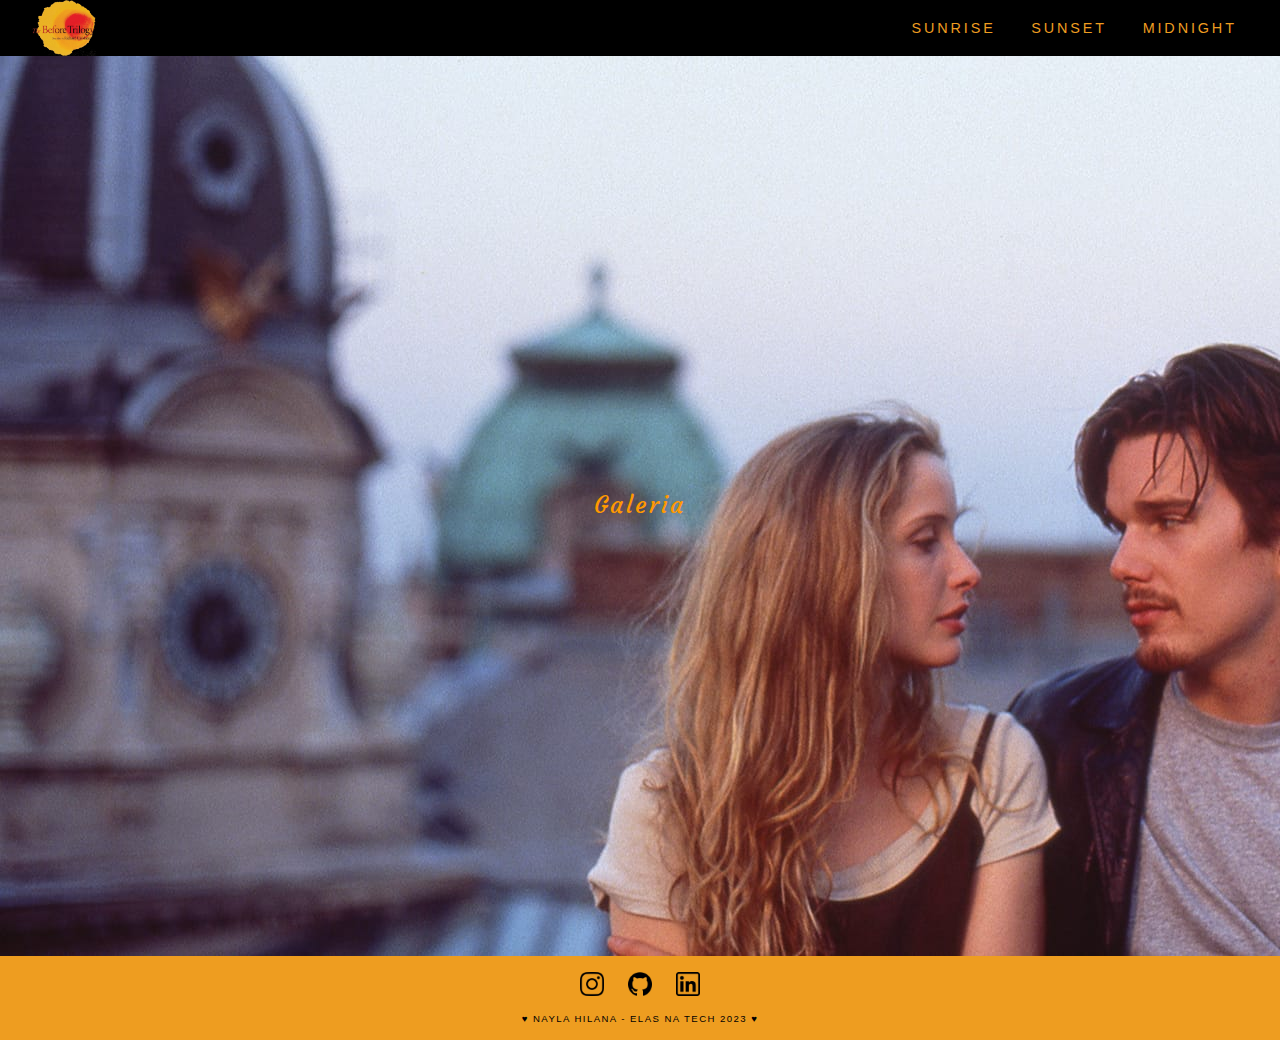
<file: index.html>
<!DOCTYPE html>
<html lang="pt-br">

<head>
    <meta charset="UTF-8">
    <meta name="viewport" content="width=device-width, initial-scale=1.0">
    <title>Galeria - Desafio Aula 14</title>
    <link rel="shortcut icon" href="./imagens/sunrise-alt.ico" type="image/x-icon">
    <link rel="stylesheet" href="https://fonts.googleapis.com/css2?family=Material+Symbols+Rounded:opsz,wght,FILL,GRAD@20..48,100..700,0..1,-50..200" />
    <link rel="preconnect" href="https://fonts.googleapis.com">
    <link rel="preconnect" href="https://fonts.gstatic.com" crossorigin>
    <link href="https://fonts.googleapis.com/css2?family=Courgette&display=swap" rel="stylesheet">
    <link rel="stylesheet" href="style.css">
    <link rel="stylesheet" href="normalize.css">
</head>


<body>

    <header class="header">
        <img src="./imagens/WhatsApp Image 2023-08-30 at 12.24.43.jpeg" alt="" class="header_logo">
        <span id="hamburguer" class="material-symbols-rounded">
            menu
        </span>
        <nav id="itens_menu" class="header_nav">
            <ul>
                <li><a href="https://www.hbomax.com/br/pt/feature/urn:hbo:feature:GYGblNguYmRSjVQEAAAAD" target="_blank">Sunrise</a></li>
                <li><a href="https://www.hbomax.com/br/pt/feature/urn:hbo:feature:GYGblQA3HwcI1ZgEAAAAG" target="_blank">Sunset</a></li>
                <li><a href="https://www.hbo.com/movies/before-midnight" target="_blank">Midnight</a></li>
            </ul>
        </nav>
    </header>

    <main>
        <section class="fundo_main">
            <div class="galeria">
                <a href="galeria.html" target="_blank">Galeria</a>
            </div>
        </section>
    </main>


    <footer>
        <div class="logos_footer">
            <div>
                <a href="https://www.instagram.com/" target="_blank">
                    <img src="./imagens/instagram (1).png" alt="" class="tamanho">
                </a>
            </div>
            <div>
                <a href="https://github.com/hilanasilv" target="_blank">
                    <img src="./imagens/github.png" alt="" class="tamanho">
                </a>
            </div>
            <div>
                <a href="https://www.linkedin.com/in/nayla-hilana-dev/" target="_blank">
                    <img src="./imagens/linkedin.png" alt="logo do linkedin" class="tamanho">
                </a>
            </div>
        </div>
        <p class="texto_footer">
            ♥ Nayla Hilana - Elas na Tech 2023 ♥
        </p>
    </footer>

    <script>
        var hamburguer = document.getElementById('hamburguer');
        var itensMenu = document.getElementById('itens_menu');

        hamburguer.addEventListener('click', aparecer);

        function aparecer() {
            if (itens_menu.style.display == 'block') {
                itensMenu.classList.remove('show');
            } else {
                itensMenu.classList.toggle('show');
            }
        }
    </script>
</body>

</html>
</file>
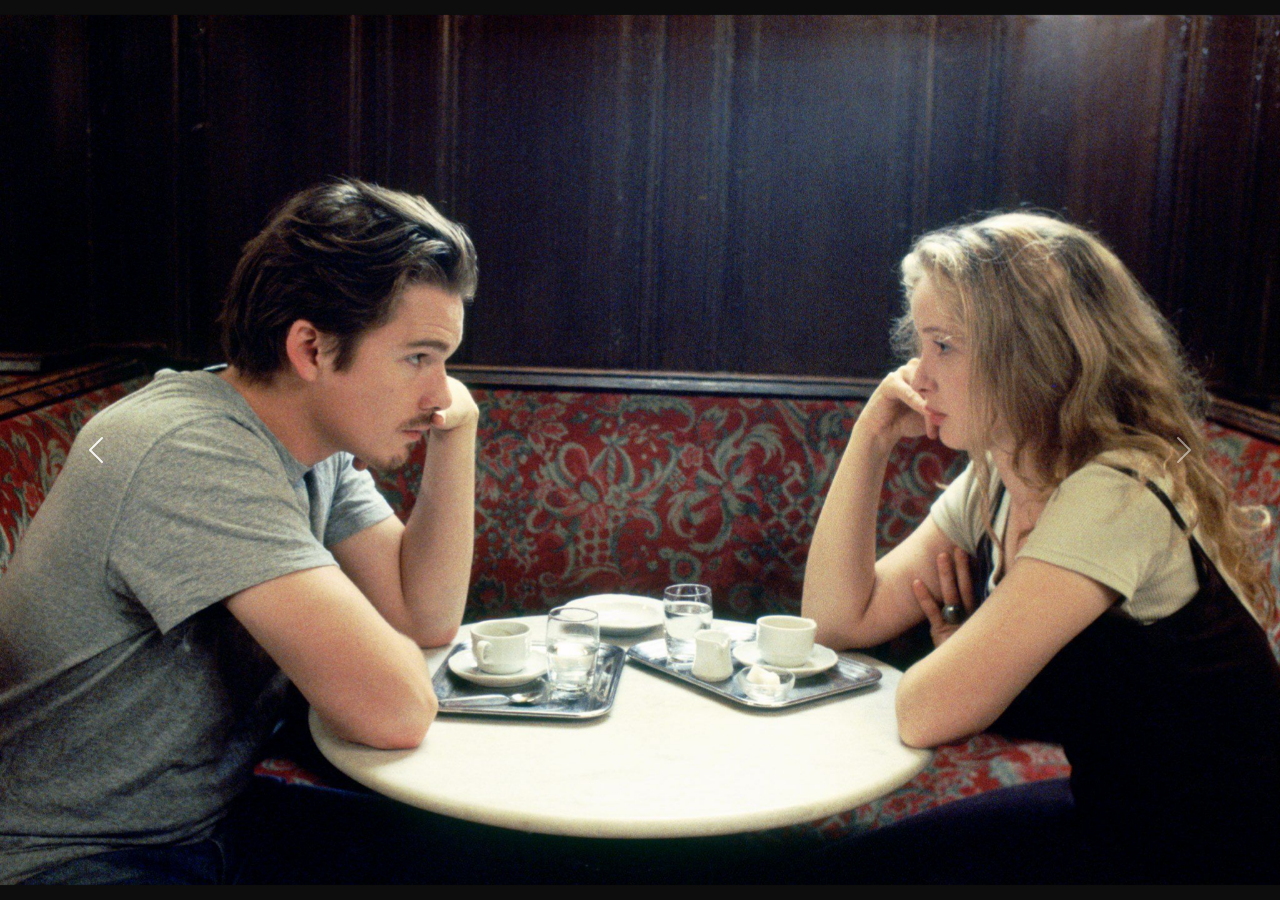
<file: galeria.html>
<!DOCTYPE html>
<html lang="pt-br">
<head>
    <meta charset="UTF-8">
    <meta name="viewport" content="width=device-width, initial-scale=1.0">
    <title>Desafio aula 14</title>
    <link rel="shortcut icon" href="./imagens/sunrise-alt.ico" type="image/x-icon">
    <link rel="stylesheet" href="normalize.css">
    <link rel="stylesheet" href="galeria.css">
    <link rel="stylesheet" href="css/bootstrap.min.css">
    <script src="js/bootstrap.min.js"></script>

    

</head>
<body>
    <main>
        <section>
            <div class="container-fluid">
              <div id="carouselExampleFade" class="carousel slide carousel-fade">
                <div class="carousel-inner flex">
                  <div class="carousel-item active">
                    <img src="./imagens/4603ed4e3eddbbd9993cb6e0289ccd93.jpg" class="d-block w-100" alt="...">
                  </div>
                  <div class="carousel-item">
                    <img src="./imagens/3.jpg" class="d-block w-100" alt="...">
                  </div>
                  <div class="carousel-item">
                    <img src="./imagens/4.jpg" class="d-block w-100" alt="...">
                  </div>
                  <div class="carousel-item">
                    <img src="./imagens/midnight2.jpg" class="d-block w-100" alt="...">
                  </div>
                </div>
                <button class="carousel-control-prev" type="button" data-bs-target="#carouselExampleFade" data-bs-slide="prev">
                  <span class="carousel-control-prev-icon" aria-hidden="true"></span>
                  <span class="visually-hidden">Previous</span>
                </button>
                <button class="carousel-control-next" type="button" data-bs-target="#carouselExampleFade" data-bs-slide="next">
                  <span class="carousel-control-next-icon" aria-hidden="true"></span>
                  <span class="visually-hidden">Next</span>
                </button>
              </div>
            </div>
        </section>
    </main>
</body>
</html>
</file>
<file: style.css>
html{
    font-family: sans-serif;
}

.header{
    text-align: center;
    margin: auto;
    background-color: black;
}

.header_logo{
    width: 4em;
    height: auto;
}

#hamburguer{
    background-color: #f1960e;
    color: #F2F2F2;
    display: block;
    text-align: center;
    padding: 0.3em;
    cursor: pointer;
    font-size: 2em;
}

.header_nav{
    background-color: black;
    display: none;
}

.header_nav.show {
    display: block;
}


ul{
    margin: 0;
}

.header_nav ul{
    list-style-type: none;
    padding: 0;
    text-transform: uppercase;
    letter-spacing: .2em;
    font-size: .8em;
}

.header_nav a{
    color: #EE9D20;
    text-decoration: none;
    display: block;
    padding: 1em;
}

.header_nav a:hover{
    background-color: color-mix(in srgb, black, #ffffff 50%);
    color: #EE9D20;
}

@media screen and (min-width: 48em){/*768px maior que*/

    #hamburguer{
        display: none;
    }

    .header{
        display: flex;
        justify-content: space-between;
        align-items: center;
        background-color: black;
    }


    .header_logo{
        margin-left: 2em;
    }


    .header_nav{
        display: block;
    }


    .header_nav ul{
        margin-right: 2em;
        font-size: .9em;
    }


    .header_nav li{
        display: inline-block;
    }


    .header_nav a{
        border-radius: 5px;
    }


    .header_nav a:hover{
        background-color: #f1960e;
        color: #F2F2F2;
    }
}

.fundo_main{
    background-image: url(./imagens/linklater_before.jpeg);
    background-size: cover;
    background-position: left center;
    background-repeat: no-repeat;
    height: 100vh;
    display: flex;
    align-items: center;
    justify-content: center;
}

div.galeria a{
    text-decoration: none;
    color: #ff9900;
    display: inline-block;
    background-color: EE9D20;
    padding: 1em 1.8em;
    font-size: 1.5em;
    border-radius: 5px;
    letter-spacing: .1em;
    font-family: 'Courgette', cursive;
}

div.galeria a:hover{
    background-color: black;
    color: #EE9D20;
}

footer{
    background-color: #EE9D20;
    padding: 1em;
    text-align: center;
}

.logos_footer{
    display: flex;
    flex-direction: column;
    gap: 1em;
}

.tamanho{
    width: 1.5em;
}

.texto_footer{
    font-size: 0.6em;
    text-transform: uppercase;
    letter-spacing: 0.15em;
    margin:0;
    padding-top: .8rem;
    color: black;
}

@media screen and (min-width: 48em){/*768px maior que */

    .logos_footer{
        flex-direction: row;
        justify-content: center;
        gap:1.5em;
    }

}
</file>
<file: galeria.css>
main{
    background-color: #0d0d0d;
}

div.container-fluid{
    padding: 0;
}

div.flex{
    display: flex;
    align-items: center;
    height: 100vh;
}
</file>
